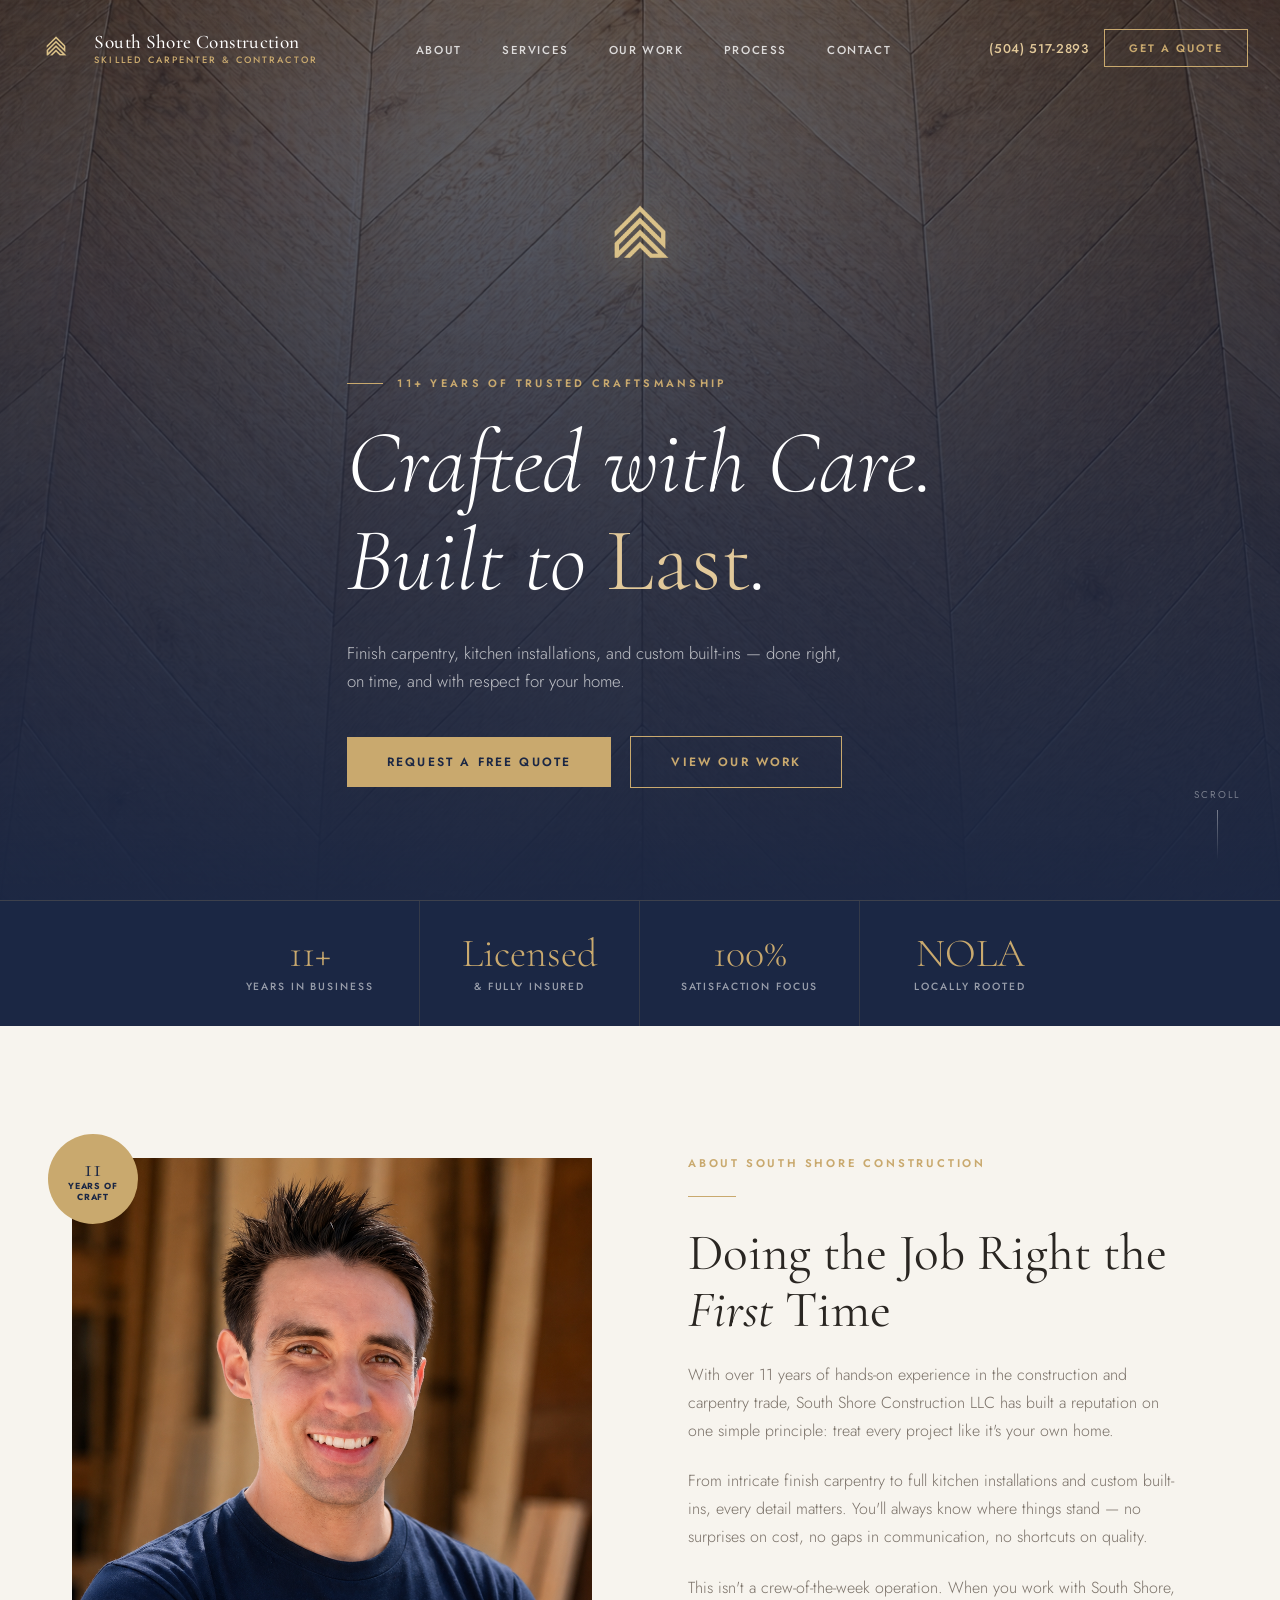
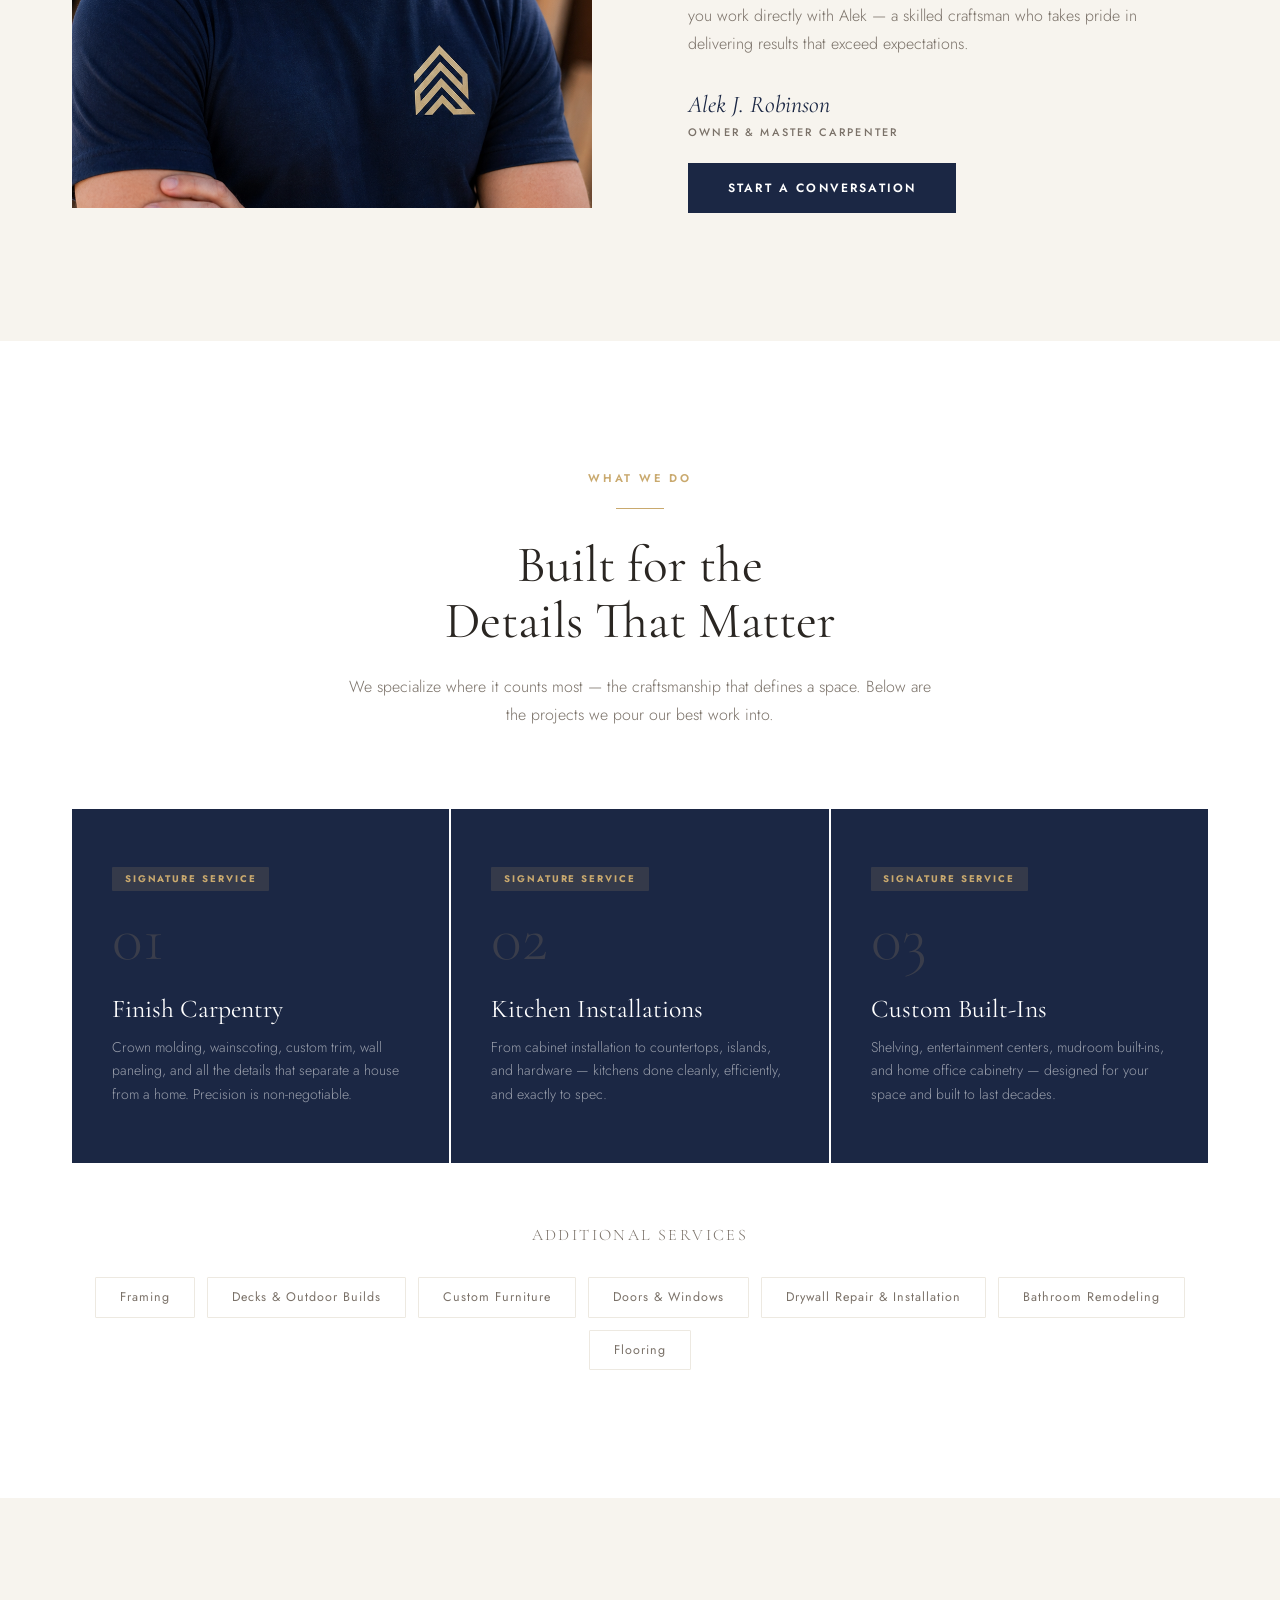
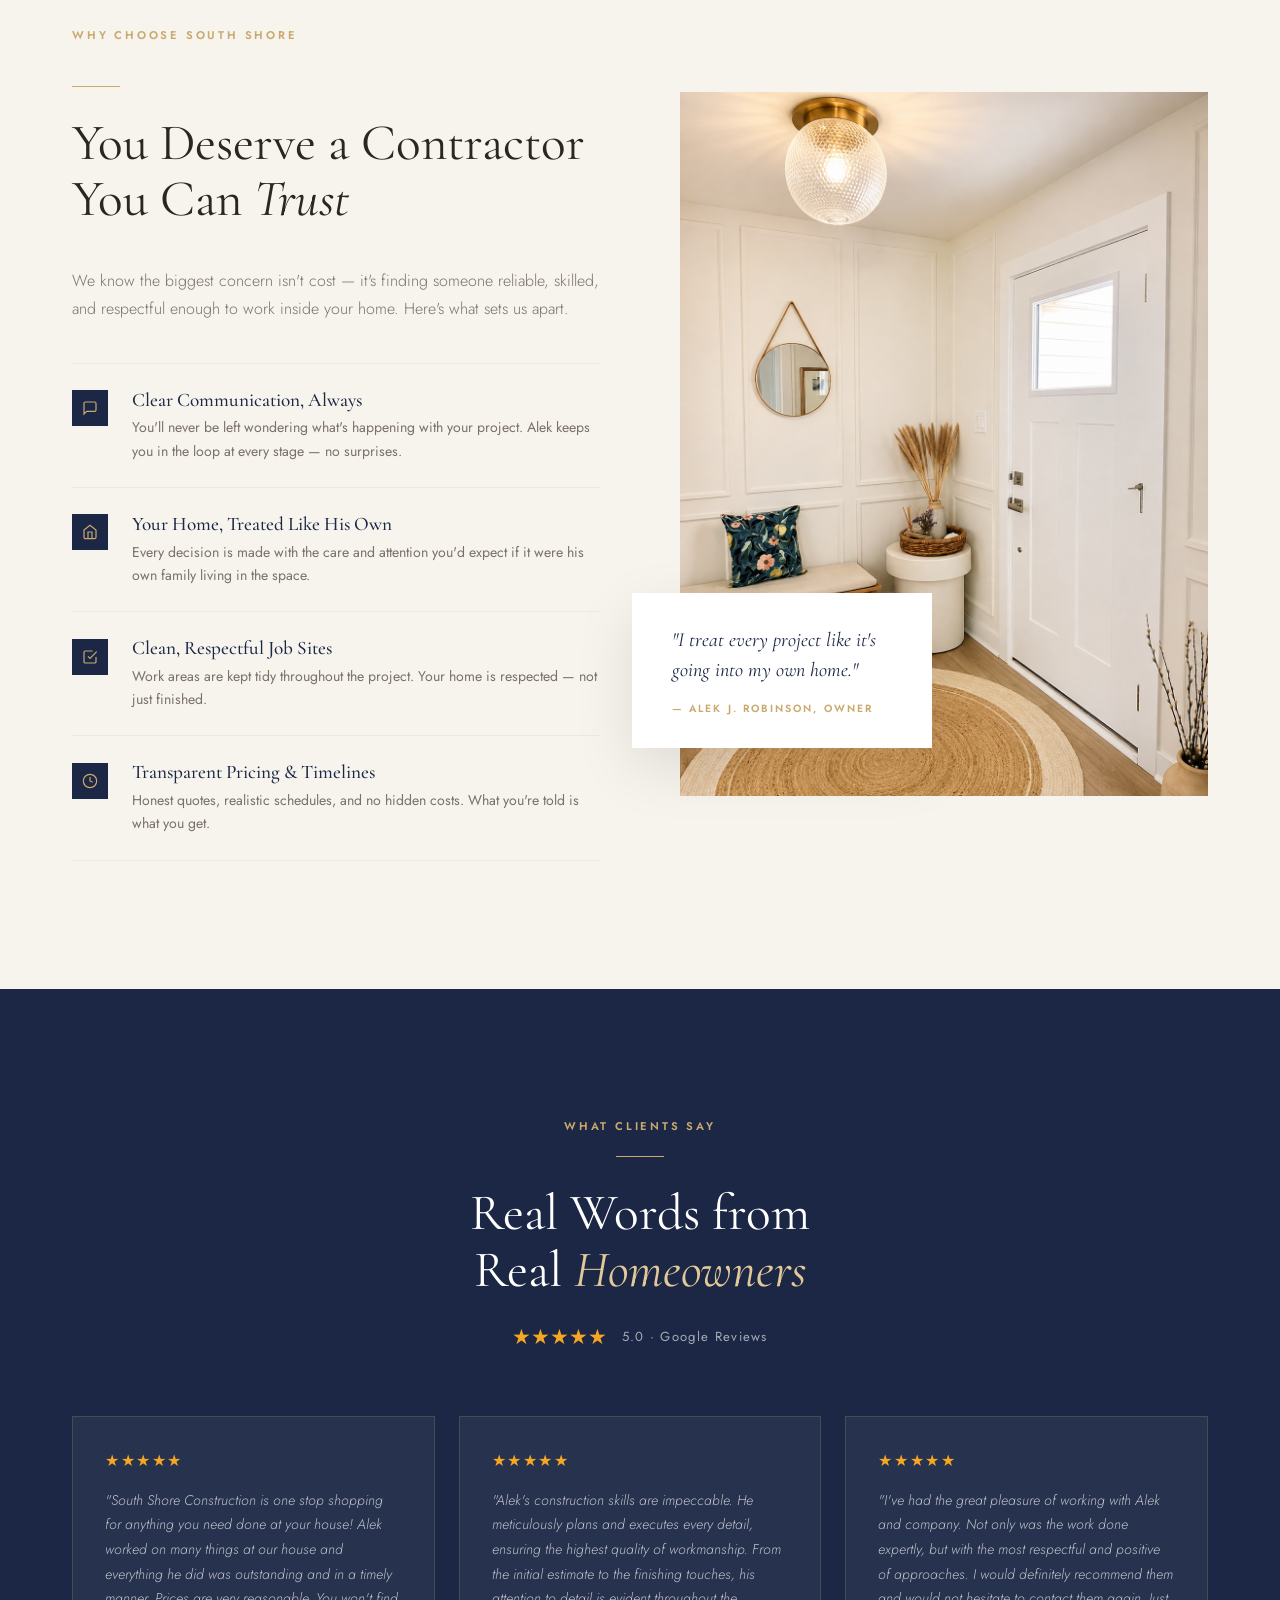
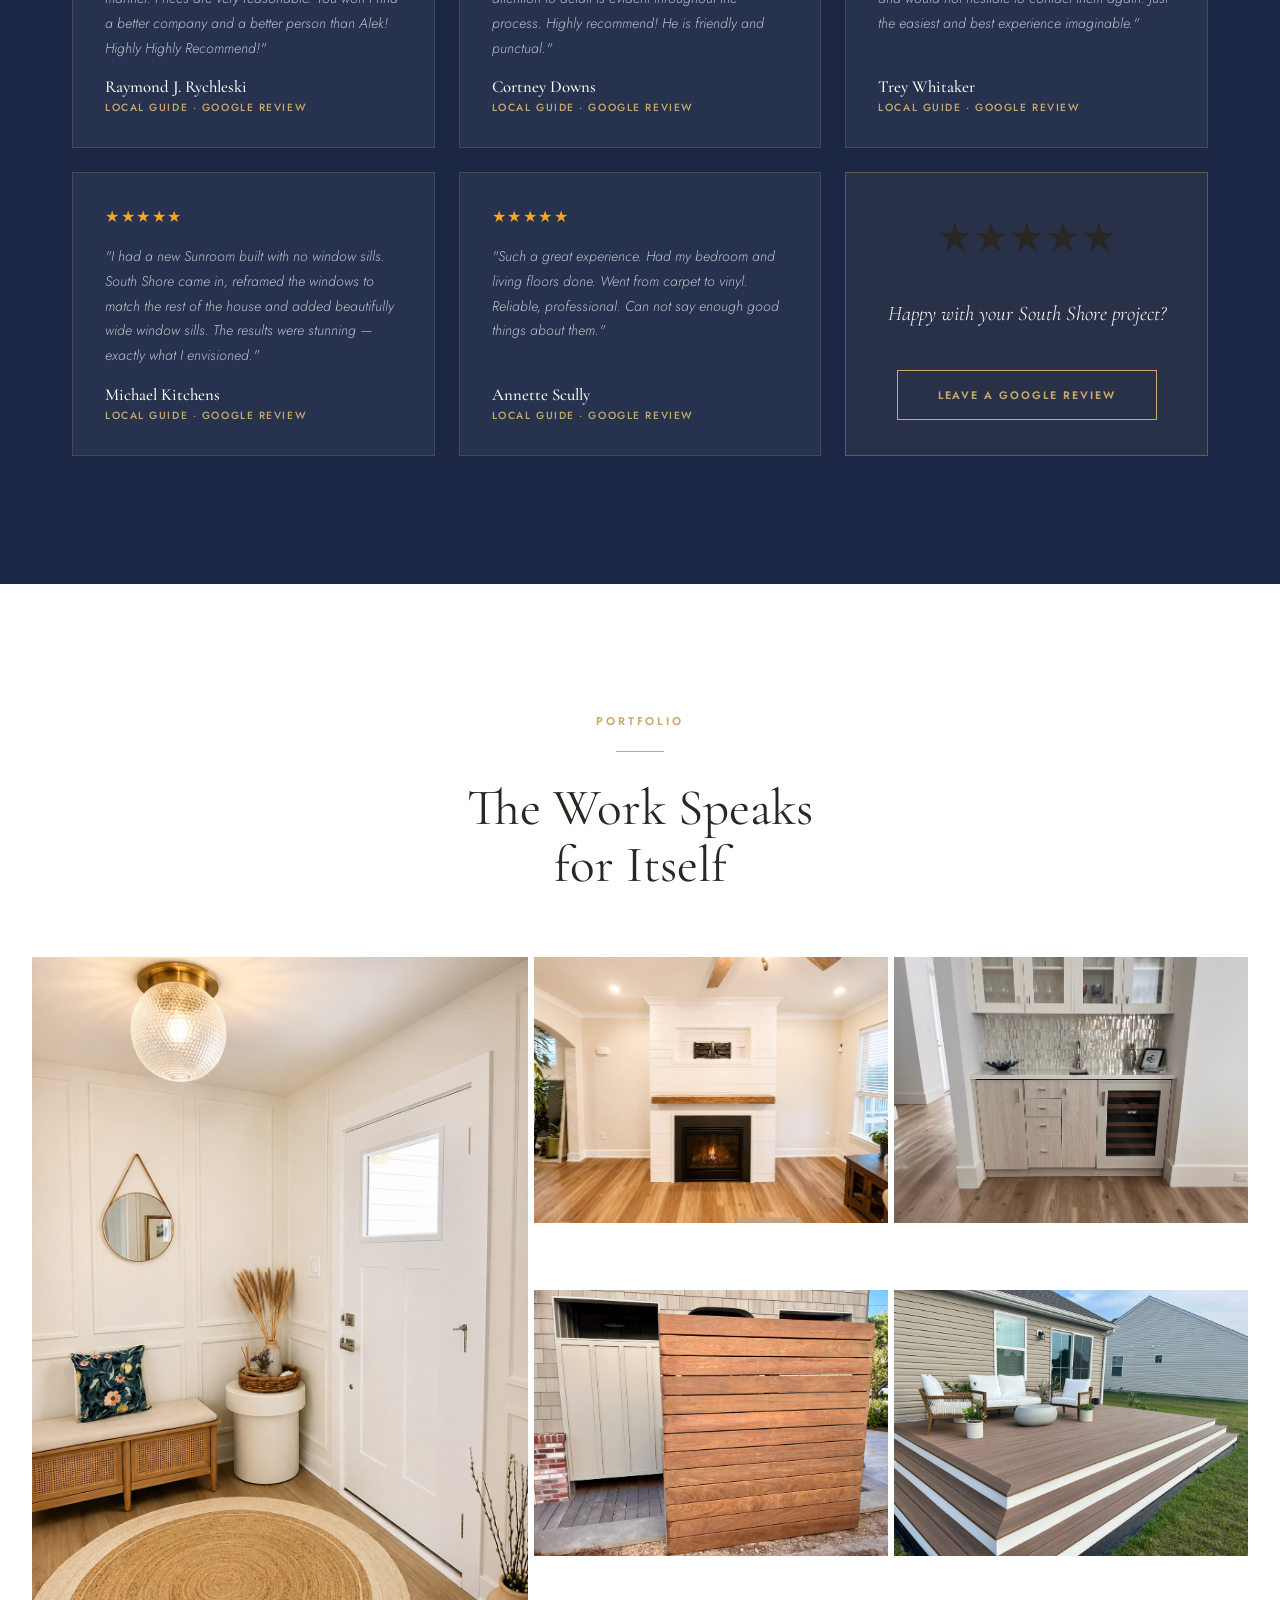
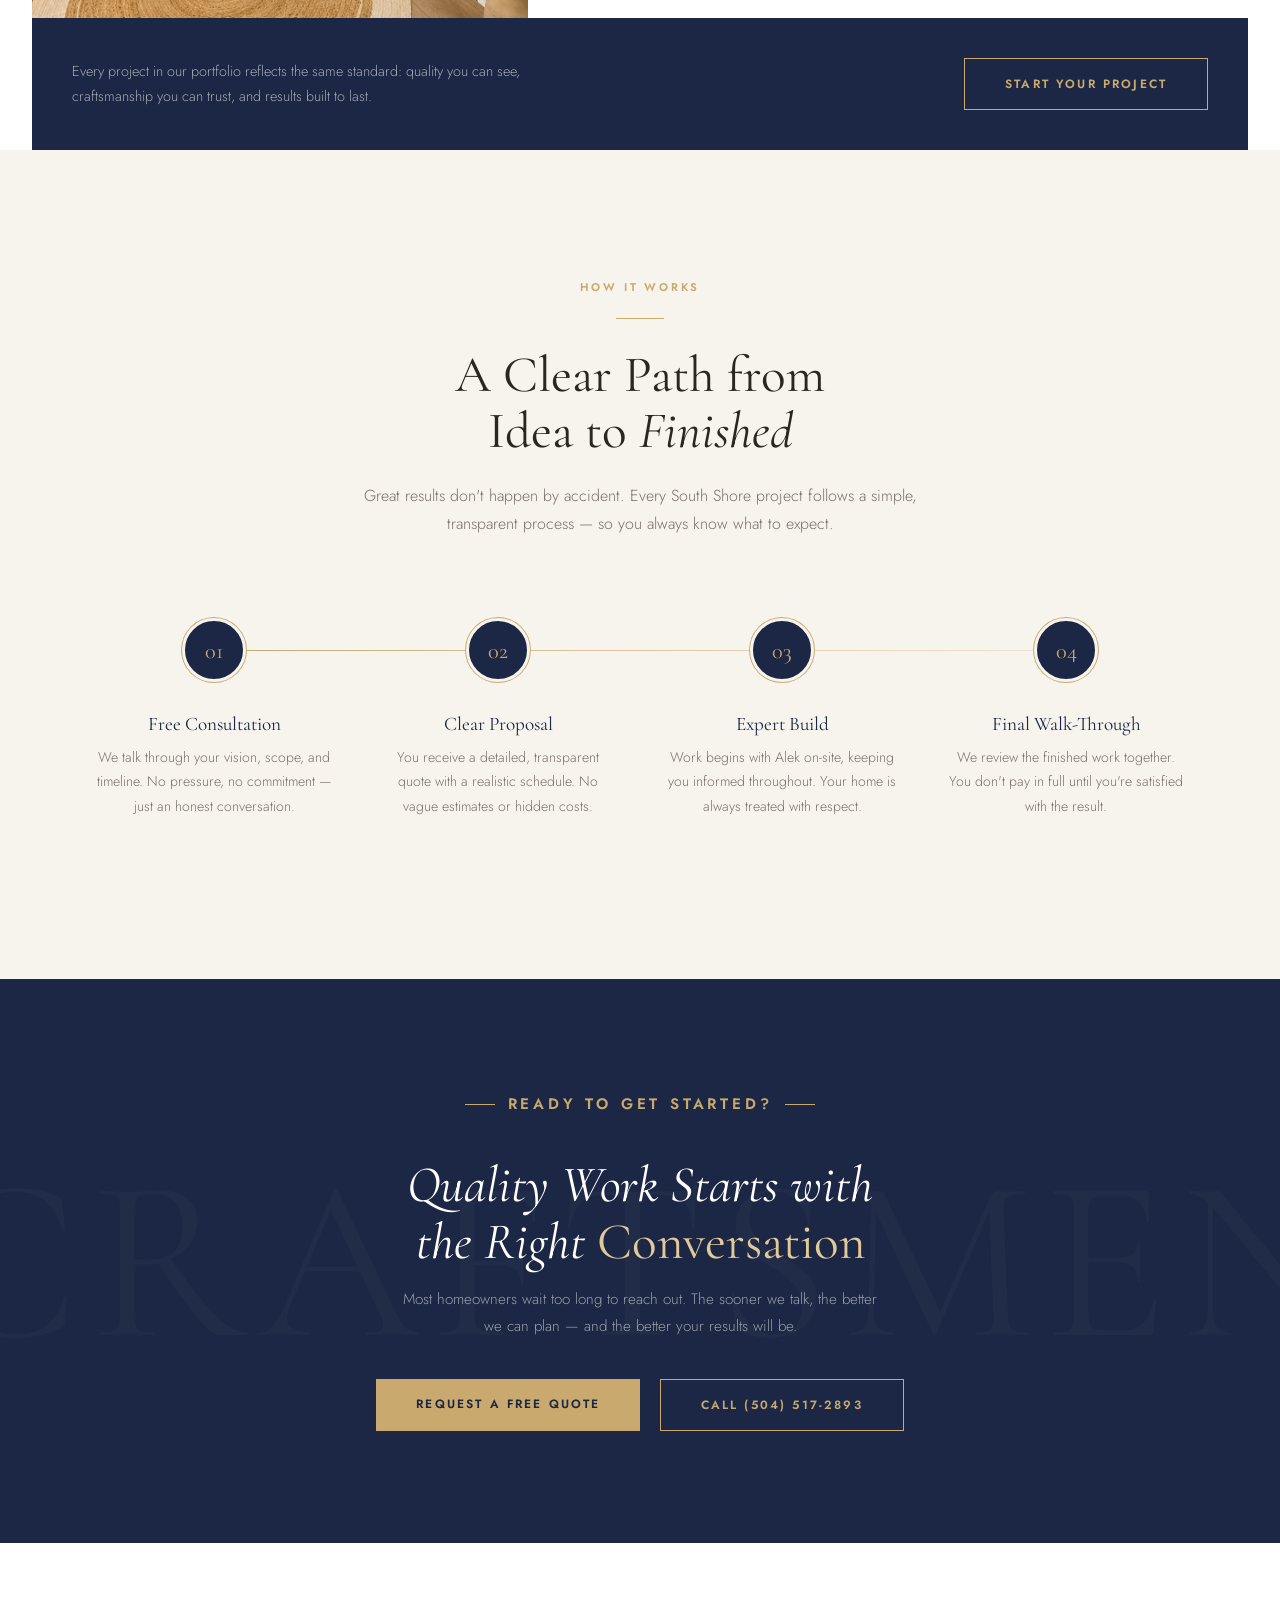
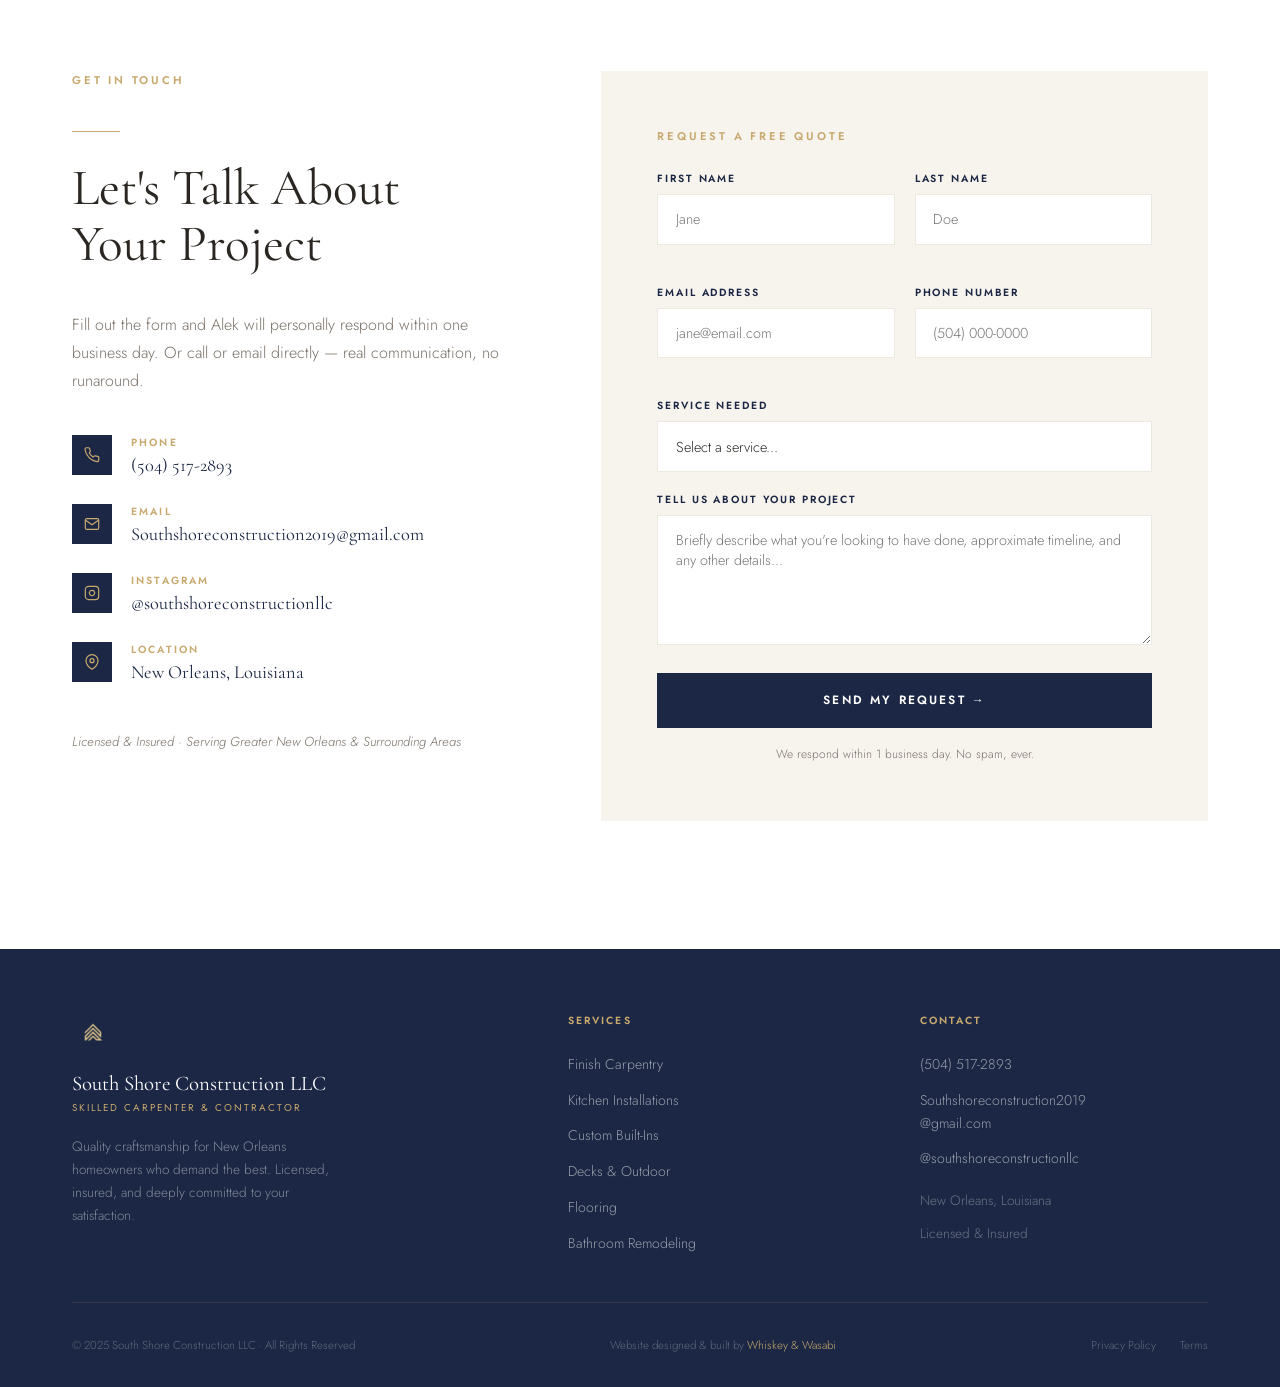
<file: index.html>
<!DOCTYPE html>

<html lang="en">
<head>
  <meta charset="UTF-8" />
  <meta name="viewport" content="width=device-width, initial-scale=1.0" />
  <title>South Shore Construction LLC – Skilled Carpentry & Contracting | New Orleans</title>
  <!-- SEO Meta Tags -->
  <meta name="description" content="South Shore Construction LLC — Skilled carpenter and contractor in New Orleans. Specializing in finish carpentry, kitchen installations, and custom built-ins. Licensed and insured. Call (504) 517-2893." />
  <meta name="keywords" content="carpenter New Orleans, contractor New Orleans, finish carpentry NOLA, kitchen installation New Orleans, custom built-ins, South Shore Construction, carpentry Louisiana" />
  <meta name="author" content="South Shore Construction LLC" />
  <meta name="robots" content="index, follow" />

  <!-- Open Graph (Social Media Preview) -->
  <meta property="og:title" content="South Shore Construction LLC | Skilled Carpentry & Contracting" />
  <meta property="og:description" content="11+ years of trusted craftsmanship in New Orleans. Finish carpentry, kitchen installations, and custom built-ins." />
  <meta property="og:image" content="https://southshore2019.com/image/herophoto.png" />
  <meta property="og:url" content="https://southshore2019.com" />
  <meta property="og:type" content="website" />

  <link rel="icon" type="image/png" sizes="16x16" href="image/logofavicon16px.png" />
  <link rel="icon" type="image/png" sizes="32x32" href="image/logofavicon32px.png" />
  <link rel="icon" type="image/png" sizes="64x64" href="image/logofavicon64px.png" />
  <link rel="apple-touch-icon" href="image/logo800px.png" />
  <link rel="preconnect" href="https://fonts.googleapis.com" />
  <link href="https://fonts.googleapis.com/css2?family=Cormorant+Garamond:ital,wght@0,300;0,400;0,500;0,600;1,300;1,400&family=Jost:wght@300;400;500;600&display=swap" rel="stylesheet" />
  <link rel="stylesheet" href="styles.css" />
</head>
<body>

<!-- ════════════ NAVIGATION ════════════ -->

<nav id="navbar">
  <a href="#hero" class="nav-logo">
    <img src="image/logo.png" alt="South Shore Construction Logo" style="width:48px;height:48px;object-fit:contain;" />
    <div class="nav-logo-text">
      <div class="name">South Shore Construction</div>
      <div class="tagline">Skilled Carpenter &amp; Contractor</div>
    </div>
  </a>
  <ul class="nav-links">
    <li><a href="#about">About</a></li>
    <li><a href="#services">Services</a></li>
    <li><a href="#work">Our Work</a></li>
    <li><a href="#process">Process</a></li>
    <li><a href="#contact">Contact</a></li>
  </ul>
  <div class="nav-cta">
    <a href="tel:5045172893" class="nav-phone">(504) 517-2893</a>
    <a href="#contact" class="btn btn--outline-gold" style="padding:0.65rem 1.5rem; font-size:0.68rem;">Get a Quote</a>
  </div>
  <div class="hamburger" id="menuBtn" role="button" aria-label="Open menu">
    <span></span><span></span><span></span>
  </div>
</nav>

<!-- Mobile Nav -->

<div class="mobile-nav" id="mobileNav">
  <button class="mobile-close" id="menuClose" aria-label="Close menu">✕</button>
  <a href="#about" class="mobile-link">About</a>
  <a href="#services" class="mobile-link">Services</a>
  <a href="#work" class="mobile-link">Our Work</a>
  <a href="#process" class="mobile-link">Process</a>
  <a href="#contact" class="mobile-link">Contact</a>
  <div class="mobile-contact">
    <p>Call Us Directly</p>
    <a href="tel:5045172893" class="mobile-link">(504) 517-2893</a>
  </div>
</div>

<!-- ════════════ HERO ════════════ -->

<section id="hero">
  <div class="hero-texture"></div>
  <div class="hero-img-wrap">
    <img
      src="image/herophoto.png"
      alt="South Shore Construction craftsmanship"
      id="hero-img"
    />
  </div>
  <div class="hero-bg"></div>

  <!-- TOP ZONE: logo centered in empty space -->

  <div class="hero-upper">
    <div class="hero-icon-wrap">
      <img src="image/logo.png" alt="South Shore Construction Logo" class="hero-icon" style="object-fit:contain;" />
    </div>
  </div>

  <!-- BOTTOM ZONE: eyebrow + headline + CTA -->

  <div class="container">
    <div class="hero-content">
      <div class="hero-eyebrow">11+ Years of Trusted Craftsmanship</div>
      <h1 class="hero-headline">
        Crafted with Care.<br/>
        Built to <em>Last</em>.
      </h1>
      <p class="hero-sub">
        Finish carpentry, kitchen installations, and custom built-ins — done right, on time, and with respect for your home.
      </p>
      <div class="hero-actions">
        <a href="#contact" class="btn btn--gold">Request a Free Quote</a>
        <a href="#work" class="btn btn--outline-gold">View Our Work</a>
      </div>
    </div>
  </div>
  <div class="hero-scroll">Scroll</div>
</section>

<!-- ════════════ TRUST BAR ════════════ -->

<div class="trust-bar">
  <div class="container">
    <div class="trust-bar-inner">
      <div class="trust-item">
        <div class="trust-num">11+</div>
        <div class="trust-desc">Years in Business</div>
      </div>
      <div class="trust-item">
        <div class="trust-num">Licensed</div>
        <div class="trust-desc">&amp; Fully Insured</div>
      </div>
      <div class="trust-item">
        <div class="trust-num">100%</div>
        <div class="trust-desc">Satisfaction Focus</div>
      </div>
      <div class="trust-item">
        <div class="trust-num">NOLA</div>
        <div class="trust-desc">Locally Rooted</div>
      </div>
    </div>
  </div>
</div>

<!-- ════════════ ABOUT ════════════ -->

<section id="about">
  <div class="container">
    <div class="about-grid">
      <div class="about-img-stack">
        <div class="about-badge">
          <span class="num">11</span>
          <span class="text">Years of<br/>Craft</span>
        </div>
        <div class="about-img-main reveal">
          <img src="image/alekprofile.png" alt="Alek J. Robinson – Owner, South Shore Construction" style="object-fit:cover; object-position:center top;" />
        </div>
      </div>
  <div class="about-text">
    <p class="label reveal">About South Shore Construction</p>
    <div class="divider reveal reveal-delay-1"></div>
    <h2 class="reveal reveal-delay-1">Doing the Job Right the<br/><em>First</em> Time</h2>
    <br/>
    <p class="reveal reveal-delay-2">
      With over 11 years of hands-on experience in the construction and carpentry trade, South Shore Construction LLC has built a reputation on one simple principle: treat every project like it's your own home.
    </p>
    <p class="reveal reveal-delay-2">
      From intricate finish carpentry to full kitchen installations and custom built-ins, every detail matters. You'll always know where things stand — no surprises on cost, no gaps in communication, no shortcuts on quality.
    </p>
    <p class="reveal reveal-delay-3">
      This isn't a crew-of-the-week operation. When you work with South Shore, you work directly with Alek — a skilled craftsman who takes pride in delivering results that exceed expectations.
    </p>
    <div class="about-signature reveal reveal-delay-3">Alek J. Robinson</div>
    <div class="about-title reveal reveal-delay-3">Owner &amp; Master Carpenter</div>
    <br/>
    <a href="#contact" class="btn btn--primary reveal reveal-delay-4">Start a Conversation</a>
  </div>
</div>

  </div>
</section>

<!-- ════════════ SERVICES ════════════ -->

<section id="services">
  <div class="container">
    <div class="services-header">
      <p class="label reveal">What We Do</p>
      <div class="divider divider--center reveal"></div>
      <h2 class="reveal">Built for the<br/>Details That Matter</h2>
      <br/>
      <p class="reveal">We specialize where it counts most — the craftsmanship that defines a space. Below are the projects we pour our best work into.</p>
    </div>
<div class="services-primary">
  <div class="service-card reveal">
    <div class="service-card-tag">Signature Service</div>
    <div class="service-card-num">01</div>
    <h3>Finish Carpentry</h3>
    <p>Crown molding, wainscoting, custom trim, wall paneling, and all the details that separate a house from a home. Precision is non-negotiable.</p>
  </div>
  <div class="service-card reveal reveal-delay-1">
    <div class="service-card-tag">Signature Service</div>
    <div class="service-card-num">02</div>
    <h3>Kitchen Installations</h3>
    <p>From cabinet installation to countertops, islands, and hardware — kitchens done cleanly, efficiently, and exactly to spec.</p>
  </div>
  <div class="service-card reveal reveal-delay-2">
    <div class="service-card-tag">Signature Service</div>
    <div class="service-card-num">03</div>
    <h3>Custom Built-Ins</h3>
    <p>Shelving, entertainment centers, mudroom built-ins, and home office cabinetry — designed for your space and built to last decades.</p>
  </div>
</div>

<div class="services-secondary-title reveal">
  <h3>Additional Services</h3>
</div>
<div class="services-secondary">
  <span class="service-pill reveal">Framing</span>
  <span class="service-pill reveal reveal-delay-1">Decks &amp; Outdoor Builds</span>
  <span class="service-pill reveal reveal-delay-2">Custom Furniture</span>
  <span class="service-pill reveal reveal-delay-3">Doors &amp; Windows</span>
  <span class="service-pill reveal">Drywall Repair &amp; Installation</span>
  <span class="service-pill reveal reveal-delay-1">Bathroom Remodeling</span>
  <span class="service-pill reveal reveal-delay-2">Flooring</span>
</div>
  </div>
</section>

<!-- ════════════ WHY US ════════════ -->

<section id="why">
  <div class="container">
    <div class="why-grid">
      <div class="why-text">
        <p class="label reveal">Why Choose South Shore</p>
        <div class="divider reveal"></div>
        <h2 class="reveal">You Deserve a Contractor<br/>You Can <em>Trust</em></h2>
        <br/>
        <p class="reveal">We know the biggest concern isn't cost — it's finding someone reliable, skilled, and respectful enough to work inside your home. Here's what sets us apart.</p>

    <ul class="why-list">
      <li class="reveal">
        <div class="why-icon">
          <svg viewBox="0 0 24 24"><path d="M21 15a2 2 0 0 1-2 2H7l-4 4V5a2 2 0 0 1 2-2h14a2 2 0 0 1 2 2z"/></svg>
        </div>
        <div>
          <div class="why-item-title">Clear Communication, Always</div>
          <div class="why-item-body">You'll never be left wondering what's happening with your project. Alek keeps you in the loop at every stage — no surprises.</div>
        </div>
      </li>
      <li class="reveal reveal-delay-1">
        <div class="why-icon">
          <svg viewBox="0 0 24 24"><path d="M3 9l9-7 9 7v11a2 2 0 0 1-2 2H5a2 2 0 0 1-2-2z"/><polyline points="9 22 9 12 15 12 15 22"/></svg>
        </div>
        <div>
          <div class="why-item-title">Your Home, Treated Like His Own</div>
          <div class="why-item-body">Every decision is made with the care and attention you'd expect if it were his own family living in the space.</div>
        </div>
      </li>
      <li class="reveal reveal-delay-2">
        <div class="why-icon">
          <svg viewBox="0 0 24 24"><polyline points="9 11 12 14 22 4"/><path d="M21 12v7a2 2 0 0 1-2 2H5a2 2 0 0 1-2-2V5a2 2 0 0 1 2-2h11"/></svg>
        </div>
        <div>
          <div class="why-item-title">Clean, Respectful Job Sites</div>
          <div class="why-item-body">Work areas are kept tidy throughout the project. Your home is respected — not just finished.</div>
        </div>
      </li>
      <li class="reveal reveal-delay-3">
        <div class="why-icon">
          <svg viewBox="0 0 24 24"><circle cx="12" cy="12" r="10"/><polyline points="12 6 12 12 16 14"/></svg>
        </div>
        <div>
          <div class="why-item-title">Transparent Pricing &amp; Timelines</div>
          <div class="why-item-body">Honest quotes, realistic schedules, and no hidden costs. What you're told is what you get.</div>
        </div>
      </li>
    </ul>
  </div>

  <div class="why-img-wrap reveal reveal-delay-1">
    <div class="why-img-main">
      <img src="image/projectphoto1.jpeg" alt="South Shore Construction project" />
    </div>
    <div class="why-pullquote reveal reveal-delay-3">
      <div class="why-pullquote-text">"I treat every project like it's going into my own home."</div>
      <div class="why-pullquote-attr">— Alek J. Robinson, Owner</div>
    </div>
  </div>
</div>

  </div>
</section>

<!-- ════════════ REVIEWS ════════════ -->

<section id="reviews" style="padding: 8rem 0; background: var(--navy);">
  <div class="container">

<div style="text-align:center; max-width:600px; margin: 0 auto 4rem;">
  <p class="label reveal" style="justify-content:center; display:flex;">What Clients Say</p>
  <div class="divider divider--center reveal"></div>
  <h2 class="reveal" style="color:var(--white);">Real Words from<br/>Real <em style="color:var(--gold-light);">Homeowners</em></h2>
  <div style="display:flex; align-items:center; justify-content:center; gap:0.4rem; margin-top:1.5rem;" class="reveal">
    <span style="color:#F5A623; font-size:1.3rem;">★★★★★</span>
    <span style="color:rgba(255,255,255,0.6); font-size:0.82rem; letter-spacing:0.1em; margin-left:0.5rem;">5.0 · Google Reviews</span>
  </div>
</div>

<div class="reviews-grid">

  <div class="review-card reveal">
    <div class="review-stars">★★★★★</div>
    <p class="review-text">"South Shore Construction is one stop shopping for anything you need done at your house! Alek worked on many things at our house and everything he did was outstanding and in a timely manner. Prices are very reasonable. You won't find a better company and a better person than Alek! Highly Highly Recommend!"</p>
    <div class="review-author">
      <div class="review-name">Raymond J. Rychleski</div>
      <div class="review-meta">Local Guide · Google Review</div>
    </div>
  </div>

  <div class="review-card reveal reveal-delay-1">
    <div class="review-stars">★★★★★</div>
    <p class="review-text">"Alek's construction skills are impeccable. He meticulously plans and executes every detail, ensuring the highest quality of workmanship. From the initial estimate to the finishing touches, his attention to detail is evident throughout the process. Highly recommend! He is friendly and punctual."</p>
    <div class="review-author">
      <div class="review-name">Cortney Downs</div>
      <div class="review-meta">Local Guide · Google Review</div>
    </div>
  </div>

  <div class="review-card reveal reveal-delay-2">
    <div class="review-stars">★★★★★</div>
    <p class="review-text">"I've had the great pleasure of working with Alek and company. Not only was the work done expertly, but with the most respectful and positive of approaches. I would definitely recommend them and would not hesitate to contact them again. Just the easiest and best experience imaginable."</p>
    <div class="review-author">
      <div class="review-name">Trey Whitaker</div>
      <div class="review-meta">Local Guide · Google Review</div>
    </div>
  </div>

  <div class="review-card reveal">
    <div class="review-stars">★★★★★</div>
    <p class="review-text">"I had a new Sunroom built with no window sills. South Shore came in, reframed the windows to match the rest of the house and added beautifully wide window sills. The results were stunning — exactly what I envisioned."</p>
    <div class="review-author">
      <div class="review-name">Michael Kitchens</div>
      <div class="review-meta">Local Guide · Google Review</div>
    </div>
  </div>

  <div class="review-card reveal reveal-delay-1">
    <div class="review-stars">★★★★★</div>
    <p class="review-text">"Such a great experience. Had my bedroom and living floors done. Went from carpet to vinyl. Reliable, professional. Can not say enough good things about them."</p>
    <div class="review-author">
      <div class="review-name">Annette Scully</div>
      <div class="review-meta">Local Guide · Google Review</div>
    </div>
  </div>

  <!-- Leave a review CTA card -->
  <div class="review-card review-card--cta reveal reveal-delay-2">
    <div style="font-size:2.5rem; margin-bottom:1rem;">★★★★★</div>
    <p style="font-family:'Cormorant Garamond',serif; font-size:1.3rem; color:var(--white); font-style:italic; margin-bottom:1.5rem; line-height:1.5;">Happy with your South Shore project?</p>
    <a href="https://g.page/r/CZU3YjjspdlJEBM/review" target="_blank" rel="noopener" class="btn btn--outline-gold" style="font-size:0.68rem;">Leave a Google Review</a>
  </div>

</div>

  </div>
</section>

<!-- ════════════ GALLERY ════════════ -->

<section id="work">
  <div class="container--wide">
    <div class="gallery-header">
      <p class="label reveal">Portfolio</p>
      <div class="divider divider--center reveal"></div>
      <h2 class="reveal">The Work Speaks<br/>for Itself</h2>
    </div>

<div class="gallery-grid">
  <!-- Cell 1: Tall left -->
  <div class="gallery-cell gallery-cell--tall reveal" style="aspect-ratio: unset; min-height: 500px;">
    <img src="image/projectphoto1.jpeg" alt="Custom carpentry project" />
    <div class="overlay"><span class="overlay-label">Wainscoting &amp; Paneling</span></div>
  </div>

  <!-- Cell 2 top right -->
  <div class="gallery-cell reveal reveal-delay-1" style="aspect-ratio: 4/3;">
    <img src="image/customfireplace.jpeg" alt="Custom fireplace installation" />
    <div class="overlay"><span class="overlay-label">Custom Fireplace</span></div>
  </div>

  <!-- Cell 3 top far right -->
  <div class="gallery-cell reveal reveal-delay-2" style="aspect-ratio: 4/3;">
    <img src="image/flooringandbar.jpeg" alt="Flooring and bar cabinetry" />
    <div class="overlay"><span class="overlay-label">Flooring &amp; Built-ins</span></div>
  </div>

  <!-- Cell 4 bottom center -->
  <div class="gallery-cell reveal reveal-delay-2" style="aspect-ratio: 4/3;">
    <img src="image/outdoorcarpentry.jpeg" alt="Outdoor wood privacy screen" />
    <div class="overlay"><span class="overlay-label">Outdoor Carpentry</span></div>
  </div>

  <!-- Cell 5 bottom far right -->
  <div class="gallery-cell reveal reveal-delay-3" style="aspect-ratio: 4/3;">
    <img src="image/customdeck.jpeg" alt="Custom outdoor gate" />
    <div class="overlay"><span class="overlay-label">Custom Deck Work</span></div>
  </div>
</div>

<div class="gallery-caption">
  <p>Every project in our portfolio reflects the same standard: quality you can see, craftsmanship you can trust, and results built to last.</p>
  <a href="#contact" class="btn btn--outline-gold" style="flex-shrink:0;">Start Your Project</a>
</div>

  </div>
</section>

<!-- ════════════ PROCESS ════════════ -->

<section id="process">
  <div class="container">
    <div class="process-header">
      <p class="label reveal">How It Works</p>
      <div class="divider divider--center reveal"></div>
      <h2 class="reveal">A Clear Path from<br/>Idea to <em>Finished</em></h2>
      <br/>
      <p class="reveal">Great results don't happen by accident. Every South Shore project follows a simple, transparent process — so you always know what to expect.</p>
    </div>

<div class="process-steps">
  <div class="process-step reveal">
    <div class="process-num">01</div>
    <h3>Free Consultation</h3>
    <p>We talk through your vision, scope, and timeline. No pressure, no commitment — just an honest conversation.</p>
  </div>
  <div class="process-step reveal reveal-delay-1">
    <div class="process-num">02</div>
    <h3>Clear Proposal</h3>
    <p>You receive a detailed, transparent quote with a realistic schedule. No vague estimates or hidden costs.</p>
  </div>
  <div class="process-step reveal reveal-delay-2">
    <div class="process-num">03</div>
    <h3>Expert Build</h3>
    <p>Work begins with Alek on-site, keeping you informed throughout. Your home is always treated with respect.</p>
  </div>
  <div class="process-step reveal reveal-delay-3">
    <div class="process-num">04</div>
    <h3>Final Walk-Through</h3>
    <p>We review the finished work together. You don't pay in full until you're satisfied with the result.</p>
  </div>
</div>

  </div>
</section>

<!-- ════════════ CTA BAND ════════════ -->

<section id="cta-band">
  <div class="container">
    <div class="cta-band-inner">
      <p class="label reveal" style="color: var(--gold); justify-content: center; display: flex; gap: 0.8rem; align-items: center;">
        <span style="display:block;width:30px;height:1px;background:var(--gold);"></span>
        Ready to Get Started?
        <span style="display:block;width:30px;height:1px;background:var(--gold);"></span>
      </p>
      <h2 class="reveal reveal-delay-1">
        Quality Work Starts with<br/>the Right <em>Conversation</em>
      </h2>
      <p class="reveal reveal-delay-2">
        Most homeowners wait too long to reach out. The sooner we talk, the better we can plan — and the better your results will be.
      </p>
      <div class="cta-band-actions">
        <a href="#contact" class="btn btn--gold reveal reveal-delay-2">Request a Free Quote</a>
        <a href="tel:5045172893" class="btn btn--outline-gold reveal reveal-delay-3">Call (504) 517-2893</a>
      </div>
    </div>
  </div>
</section>

<!-- ════════════ CONTACT ════════════ -->

<section id="contact">
  <div class="container">
    <div class="contact-grid">
      <div class="contact-info">
        <p class="label reveal">Get In Touch</p>
        <div class="divider reveal"></div>
        <h2 class="reveal">Let's Talk About<br/>Your Project</h2>
        <br/>
        <p class="reveal">
          Fill out the form and Alek will personally respond within one business day. Or call or email directly — real communication, no runaround.
        </p>

    <div class="contact-detail">
      <div class="contact-item reveal reveal-delay-1">
        <div class="contact-item-icon">
          <svg viewBox="0 0 24 24"><path d="M22 16.92v3a2 2 0 0 1-2.18 2 19.79 19.79 0 0 1-8.63-3.07A19.5 19.5 0 0 1 4.69 12 19.79 19.79 0 0 1 1.61 3.34a2 2 0 0 1 2-2.18h3a2 2 0 0 1 2 1.72c.127.96.361 1.903.7 2.81a2 2 0 0 1-.45 2.11L7.91 9a16 16 0 0 0 6 6l1.27-1.27a2 2 0 0 1 2.11-.45c.907.339 1.85.573 2.81.7A2 2 0 0 1 22 16.92z"/></svg>
        </div>
        <div>
          <div class="contact-item-label">Phone</div>
          <div class="contact-item-value"><a href="tel:5045172893">(504) 517-2893</a></div>
        </div>
      </div>

      <div class="contact-item reveal reveal-delay-2">
        <div class="contact-item-icon">
          <svg viewBox="0 0 24 24"><path d="M4 4h16c1.1 0 2 .9 2 2v12c0 1.1-.9 2-2 2H4c-1.1 0-2-.9-2-2V6c0-1.1.9-2 2-2z"/><polyline points="22,6 12,13 2,6"/></svg>
        </div>
        <div>
          <div class="contact-item-label">Email</div>
          <div class="contact-item-value"><a href="mailto:Southshoreconstruction2019@gmail.com">Southshoreconstruction2019@gmail.com</a></div>
        </div>
      </div>

      <div class="contact-item reveal reveal-delay-3">
        <div class="contact-item-icon">
          <svg viewBox="0 0 24 24"><rect x="2" y="2" width="20" height="20" rx="5" ry="5"/><path d="M16 11.37A4 4 0 1 1 12.63 8 4 4 0 0 1 16 11.37z"/><line x1="17.5" y1="6.5" x2="17.51" y2="6.5"/></svg>
        </div>
        <div>
          <div class="contact-item-label">Instagram</div>
          <div class="contact-item-value"><a href="https://www.instagram.com/southshoreconstructionllc?igsh=NTc4MTIwNjQ2YQ==" target="_blank" rel="noopener">@southshoreconstructionllc</a></div>
        </div>
      </div>

      <div class="contact-item reveal reveal-delay-3">
        <div class="contact-item-icon">
          <svg viewBox="0 0 24 24"><path d="M21 10c0 7-9 13-9 13s-9-6-9-13a9 9 0 0 1 18 0z"/><circle cx="12" cy="10" r="3"/></svg>
        </div>
        <div>
          <div class="contact-item-label">Location</div>
          <div class="contact-item-value">New Orleans, Louisiana</div>
        </div>
      </div>
    </div>

    <p class="reveal" style="font-size: 0.82rem; color: var(--muted); font-style: italic;">
      Licensed &amp; Insured · Serving Greater New Orleans &amp; Surrounding Areas
    </p>
  </div>

  <div class="contact-form reveal reveal-delay-1">
    <p class="label" style="margin-bottom: 1.5rem;">Request a Free Quote</p>
    <form action="https://formspree.io/f/mbdqbzww" method="POST">
    <div class="form-row">
      <div class="form-group">
        <label for="fname">First Name</label>
        <input type="text" id="fname" name="first_name" placeholder="Jane" required />
      </div>
      <div class="form-group">
        <label for="lname">Last Name</label>
        <input type="text" id="lname" name="last_name" placeholder="Doe" required />
      </div>
    </div>
    <div class="form-row">
      <div class="form-group">
        <label for="email">Email Address</label>
        <input type="email" id="email" name="email" placeholder="jane@email.com" required />
      </div>
      <div class="form-group">
        <label for="phone">Phone Number</label>
        <input type="tel" id="phone" name="phone" placeholder="(504) 000-0000" />
      </div>
    </div>
    <div class="form-group">
      <label for="service">Service Needed</label>
      <select id="service" name="service">
        <option value="" disabled selected>Select a service...</option>
        <option>Finish Carpentry</option>
        <option>Kitchen Installation</option>
        <option>Custom Built-Ins</option>
        <option>Framing</option>
        <option>Decks &amp; Outdoor Builds</option>
        <option>Bathroom Remodeling</option>
        <option>Flooring</option>
        <option>Drywall</option>
        <option>Other / Not Sure Yet</option>
      </select>
    </div>
    <div class="form-group">
      <label for="message">Tell Us About Your Project</label>
      <textarea id="message" name="message" placeholder="Briefly describe what you're looking to have done, approximate timeline, and any other details..." required></textarea>
    </div>
    <button type="submit" class="btn btn--primary form-submit">Send My Request →</button>
    <p class="form-note">We respond within 1 business day. No spam, ever.</p>
    </form>
  </div>
</div>

  </div>
</section>

<!-- ════════════ FOOTER ════════════ -->

<footer>
  <div class="container">
    <div class="footer-inner">
      <div class="footer-brand">
        <img src="image/logo.png" alt="South Shore Construction Logo" style="width:42px;height:42px;object-fit:contain;" />
        <div class="name">South Shore Construction LLC</div>
        <div class="tagline">Skilled Carpenter &amp; Contractor</div>
        <p>Quality craftsmanship for New Orleans homeowners who demand the best. Licensed, insured, and deeply committed to your satisfaction.</p>
      </div>

  <div class="footer-col">
    <h4>Services</h4>
    <ul class="footer-links">
      <li><a href="#services">Finish Carpentry</a></li>
      <li><a href="#services">Kitchen Installations</a></li>
      <li><a href="#services">Custom Built-Ins</a></li>
      <li><a href="#services">Decks &amp; Outdoor</a></li>
      <li><a href="#services">Flooring</a></li>
      <li><a href="#services">Bathroom Remodeling</a></li>
    </ul>
  </div>

  <div class="footer-col">
    <h4>Contact</h4>
    <ul class="footer-links">
      <li><a href="tel:5045172893">(504) 517-2893</a></li>
      <li><a href="mailto:Southshoreconstruction2019@gmail.com">Southshoreconstruction2019<br/>@gmail.com</a></li>
      <li><a href="https://www.instagram.com/southshoreconstructionllc?igsh=NTc4MTIwNjQ2YQ==" target="_blank" rel="noopener">@southshoreconstructionllc</a></li>
      <li style="color:rgba(255,255,255,0.35);font-size:0.85rem;font-weight:300;margin-top:0.5rem;">New Orleans, Louisiana</li>
      <li style="color:rgba(255,255,255,0.35);font-size:0.85rem;font-weight:300;">Licensed &amp; Insured</li>
    </ul>
  </div>
</div>
<div class="footer-bottom">
  <p class="footer-copy">© 2025 South Shore Construction LLC · All Rights Reserved</p>
  <p class="footer-copy">Website designed & built by <a href="https://whiskeyandwasabi.com" target="_blank" rel="noopener" style="color:var(--gold);transition:opacity 0.2s;" onmouseover="this.style.opacity='0.7'" onmouseout="this.style.opacity='1'">Whiskey & Wasabi</a></p>
  <div class="footer-legal">
    <a href="#">Privacy Policy</a>
    <a href="#">Terms</a>
  </div>
</div>

  </div>
</footer>

<!-- ════════════ JS ════════════ -->

<script src="script.js"></script>

</body>
</html>
</file>
<file: styles.css>
/* ─── TOKENS ─── */
:root {
    --navy:   #1B2744;
    --navy-light: #253360;
    --gold:   #C9A96E;
    --gold-light: #E2C99A;
    --cream:  #F7F4EE;
    --warm:   #EDE9E1;
    --text:   #2A2622;
    --muted:  #7A7168;
    --white:  #FFFFFF;
    --border: rgba(201,169,110,0.25);
  }
  
  /* ─── RESET ─── */
  *, *::before, *::after { box-sizing: border-box; margin: 0; padding: 0; }
  html { scroll-behavior: smooth; font-size: 16px; }
  body {
    font-family: 'Jost', sans-serif;
    color: var(--text);
    background: var(--cream);
    overflow-x: hidden;
  }

  img { 
    display: block; 
    width: 100%; 
    object-fit: cover;
  }

  a { text-decoration: none; color: inherit; }
  
  /* ─── TYPOGRAPHY ─── */
  .serif { font-family: 'Cormorant Garamond', serif; }
  h1,h2,h3 { font-family: 'Cormorant Garamond', serif; font-weight: 400; line-height: 1.1; }
  h1 { font-size: clamp(3rem, 7vw, 6rem); }
  h2 { font-size: clamp(2.2rem, 4vw, 3.6rem); }
  h3 { font-size: clamp(1.4rem, 2.5vw, 1.9rem); }
  p  { line-height: 1.75; font-weight: 300; color: var(--muted); }
  
  /* ─── UTILITIES ─── */
  .container { max-width: 1200px; margin: 0 auto; padding: 0 2rem; }
  .container--wide { max-width: 1440px; margin: 0 auto; padding: 0 2rem; }
  .label {
    font-family: 'Jost', sans-serif;
    font-size: 0.7rem;
    font-weight: 600;
    letter-spacing: 0.25em;
    text-transform: uppercase;
    color: var(--gold);
  }
  .divider {
    width: 48px; height: 1px;
    background: var(--gold);
    margin: 1.25rem 0 1.75rem;
  }
  .divider--center { margin: 1.25rem auto 1.75rem; }
  
  /* ─── BUTTONS ─── */
  .btn {
    display: inline-block;
    padding: 1rem 2.5rem;
    font-family: 'Jost', sans-serif;
    font-size: 0.75rem;
    font-weight: 600;
    letter-spacing: 0.18em;
    text-transform: uppercase;
    cursor: pointer;
    border: none;
    transition: all 0.3s ease;
  }
  .btn--primary {
    background: var(--navy);
    color: var(--white);
  }
  .btn--primary:hover {
    background: var(--gold);
    color: var(--navy);
  }
  .btn--outline {
    background: transparent;
    color: var(--navy);
    border: 1.5px solid var(--navy);
  }
  .btn--outline:hover {
    background: var(--navy);
    color: var(--white);
  }
  .btn--outline-gold {
    background: transparent;
    color: var(--gold);
    border: 1.5px solid var(--gold);
  }
  .btn--outline-gold:hover {
    background: var(--gold);
    color: var(--navy);
  }
  .btn--gold {
    background: var(--gold);
    color: var(--navy);
  }
  .btn--gold:hover {
    background: var(--navy);
    color: var(--white);
  }
  
  /* ══════════════════════════════════════════
     NAV
  ══════════════════════════════════════════ */
  nav {
    position: fixed; top: 0; left: 0; right: 0; z-index: 100;
    padding: 1.5rem 2rem;
    display: flex; align-items: center; justify-content: space-between;
    transition: all 0.4s ease;
  }
  nav.scrolled {
    background: rgba(27,39,68,0.97);
    backdrop-filter: blur(10px);
    padding: 1rem 2rem;
    box-shadow: 0 2px 30px rgba(0,0,0,0.15);
  }
  .nav-logo {
    display: flex; align-items: center; gap: 0.9rem;
  }
  .nav-logo svg { width: 48px; height: 48px; }
  .nav-logo-text { line-height: 1.2; }
  .nav-logo-text .name {
    font-family: 'Cormorant Garamond', serif;
    font-size: 1.2rem;
    font-weight: 500;
    color: var(--white);
    letter-spacing: 0.02em;
  }
  .nav-logo-text .tagline {
    font-size: 0.58rem;
    letter-spacing: 0.22em;
    text-transform: uppercase;
    color: var(--gold);
    font-weight: 500;
  }
  .nav-links {
    display: flex; gap: 2.5rem; list-style: none;
  }
  .nav-links a {
    font-size: 0.72rem;
    font-weight: 500;
    letter-spacing: 0.14em;
    text-transform: uppercase;
    color: rgba(255,255,255,0.8);
    transition: color 0.2s;
  }
  .nav-links a:hover { color: var(--gold); }
  .nav-cta { display: flex; gap: 1rem; align-items: center; }
  .nav-phone {
    font-size: 0.8rem;
    font-weight: 500;
    color: var(--gold-light);
    letter-spacing: 0.05em;
  }
  .hamburger { display: none; flex-direction: column; gap: 5px; cursor: pointer; padding: 4px; }
  .hamburger span { display: block; width: 24px; height: 1.5px; background: var(--white); transition: all 0.3s; }
  
  /* ══════════════════════════════════════════
     HERO
  ══════════════════════════════════════════ */
  #hero {
    position: relative;
    min-height: 100vh;
    background: var(--navy);
    display: flex;
    flex-direction: column;
    overflow: hidden;
  }
  
  /* Top zone: fills empty space, centers the logo */
  .hero-upper {
    position: relative;
    z-index: 2;
    flex: 1;
    display: flex;
    align-items: center;
    justify-content: center;
    padding-top: 100px; /* clears the fixed nav */
  }
  
  .hero-icon-wrap {
    display: flex;
    align-items: center;
    justify-content: center;
    animation: fadeUp 1s ease both;
    animation-delay: 0.15s;
  }
  
  .hero-icon {
    width: clamp(72px, 12vw, 130px);
    height: clamp(72px, 12vw, 130px);
    filter: drop-shadow(0 6px 28px rgba(201,169,110,0.5));
  }
  .hero-bg {
    position: absolute; inset: 0;
    background:
      linear-gradient(to bottom, rgba(27,39,68,0.3) 0%, rgba(27,39,68,0.75) 60%, rgba(27,39,68,0.97) 100%);
    z-index: 1;
  }
  /* Subtle animated texture overlay */
  .hero-texture {
    position: absolute; inset: 0; z-index: 0;
    background-image:
      repeating-linear-gradient(
        0deg,
        transparent,
        transparent 2px,
        rgba(201,169,110,0.03) 2px,
        rgba(201,169,110,0.03) 4px
      );
  }
  /* Hero image area — user replaces with real photo */
  .hero-img-wrap {
    position: absolute; inset: 0; z-index: 0;
    overflow: hidden;
  }
  .hero-img-wrap img {
    width: 100%; height: 100%; object-fit: cover;
    filter: brightness(0.55);
    transform: scale(1.04);
    animation: slowZoom 18s ease-out forwards;
  }
  @keyframes slowZoom { to { transform: scale(1); } }
  
  .hero-content {
    position: relative; z-index: 2;
    padding: 0 2rem 7rem;
    max-width: 1200px; margin: 0 auto; width: 100%;
    animation: fadeUp 1.1s ease both;
    animation-delay: 0.5s;
  }
  @keyframes fadeUp {
    from { opacity: 0; transform: translateY(28px); }
    to   { opacity: 1; transform: translateY(0); }
  }
  .hero-eyebrow {
    font-size: 0.68rem;
    font-weight: 600;
    letter-spacing: 0.3em;
    text-transform: uppercase;
    color: var(--gold);
    margin-bottom: 1.4rem;
    display: flex; align-items: center; gap: 0.9rem;
  }
  .hero-eyebrow::before {
    content: '';
    display: block;
    width: 36px; height: 1px;
    background: var(--gold);
  }
  .hero-headline {
    color: var(--white);
    max-width: 750px;
    margin-bottom: 1.75rem;
    font-weight: 300;
    font-style: italic;
  }
  .hero-headline em { font-style: normal; color: var(--gold-light); }
  .hero-sub {
    color: rgba(255,255,255,0.7);
    font-size: 1.05rem;
    font-weight: 300;
    max-width: 500px;
    margin-bottom: 2.5rem;
    line-height: 1.7;
  }
  .hero-actions {
    display: flex; gap: 1.2rem; flex-wrap: wrap; align-items: center;
  }
  /* Hero centered logo stamp */
  .hero-logo-center {
    position: absolute;
    top: 50%;
    left: 50%;
    transform: translate(-50%, -50%);
    z-index: 2;
    display: flex;
    flex-direction: column;
    align-items: center;
    text-align: center;
    animation: fadeDown 1.2s ease both;
    animation-delay: 0.1s;
    pointer-events: none;
    width: 100%;
    padding: 0 2rem;
  }
  @keyframes fadeDown {
    from { opacity: 0; transform: translate(-50%, -55%); }
    to   { opacity: 1; transform: translate(-50%, -50%); }
  }
  .hero-logo-center svg {
    width: 110px;
    height: 110px;
    filter: drop-shadow(0 4px 24px rgba(201,169,110,0.35));
  }
  .hero-logo-center .logo-name {
    font-family: 'Cormorant Garamond', serif;
    font-size: clamp(1.5rem, 3vw, 2.4rem);
    font-weight: 400;
    color: var(--white);
    letter-spacing: 0.06em;
    line-height: 1.15;
    margin-top: 0.5rem;
    text-shadow: 0 2px 20px rgba(0,0,0,0.4);
  }
  .hero-logo-center .logo-rule {
    width: 60px; height: 1px;
    background: var(--gold);
    margin: 0.85rem auto;
    opacity: 0.8;
  }
  .hero-logo-center .logo-sub {
    font-family: 'Jost', sans-serif;
    font-size: 0.7rem;
    font-weight: 500;
    letter-spacing: 0.3em;
    text-transform: uppercase;
    color: var(--gold-light);
    text-shadow: 0 1px 8px rgba(0,0,0,0.3);
  }
  .hero-logo-center .logo-badge {
    display: flex;
    gap: 1.2rem;
    margin-top: 0.8rem;
    opacity: 0.6;
    flex-wrap: wrap;
    justify-content: center;
  }
  .hero-logo-center .logo-badge span {
    font-size: 0.58rem;
    letter-spacing: 0.2em;
    text-transform: uppercase;
    color: var(--white);
    font-weight: 400;
  }
  .hero-logo-center .logo-badge span::before {
    content: '·';
    margin-right: 0.6rem;
    color: var(--gold);
  }
  .hero-scroll {
    position: absolute; bottom: 2.5rem; right: 2.5rem; z-index: 2;
    display: flex; flex-direction: column; align-items: center; gap: 0.5rem;
    color: rgba(255,255,255,0.4);
    font-size: 0.62rem;
    letter-spacing: 0.2em;
    text-transform: uppercase;
  }
  .hero-scroll::after {
    content: '';
    width: 1px; height: 50px;
    background: linear-gradient(to bottom, rgba(255,255,255,0.4), transparent);
  }
  
  /* ══════════════════════════════════════════
     TRUST BAR
  ══════════════════════════════════════════ */
  .trust-bar {
    background: var(--navy);
    border-top: 1px solid rgba(201,169,110,0.2);
  }
  .trust-bar-inner {
    display: flex;
    justify-content: center;
    gap: 0;
  }
  .trust-item {
    flex: 1;
    max-width: 220px;
    padding: 2rem 1.5rem;
    text-align: center;
    border-right: 1px solid rgba(201,169,110,0.15);
  }
  .trust-item:last-child { border-right: none; }
  .trust-num {
    font-family: 'Cormorant Garamond', serif;
    font-size: 2.5rem;
    font-weight: 300;
    color: var(--gold);
    line-height: 1;
    margin-bottom: 0.4rem;
  }
  .trust-desc {
    font-size: 0.65rem;
    font-weight: 500;
    letter-spacing: 0.18em;
    text-transform: uppercase;
    color: rgba(255,255,255,0.55);
  }
  
  /* ══════════════════════════════════════════
     INTRO / ABOUT
  ══════════════════════════════════════════ */
  #about {
    padding: 8rem 0;
    background: var(--cream);
  }
  .about-grid {
    display: grid;
    grid-template-columns: 1fr 1fr;
    gap: 6rem;
    align-items: center;
  }
  .about-img-stack {
    position: relative;
  }
  .about-img-main {
    width: 100%;
    aspect-ratio: 4/5;
    background: var(--warm);
    overflow: hidden;
  }
  .about-img-main img {
    width: 100%; height: 100%; object-fit: cover;
    transition: transform 0.6s ease;
  }
  .about-img-main:hover img { transform: scale(1.03); }
  .about-img-accent {
    position: absolute;
    bottom: -2.5rem;
    right: -2.5rem;
    width: 48%;
    aspect-ratio: 1/1;
    background: var(--navy);
    border: 6px solid var(--cream);
    overflow: hidden;
    z-index: 1;
  }
  .about-img-accent img {
    width: 100%; height: 100%; object-fit: cover;
    opacity: 0.9;
  }
  .about-badge {
    position: absolute;
    top: -1.5rem;
    left: -1.5rem;
    width: 90px; height: 90px;
    background: var(--gold);
    border-radius: 50%;
    display: flex; flex-direction: column;
    align-items: center; justify-content: center;
    z-index: 2;
  }
  .about-badge .num {
    font-family: 'Cormorant Garamond', serif;
    font-size: 1.6rem;
    font-weight: 400;
    color: var(--navy);
    line-height: 1;
  }
  .about-badge .text {
    font-size: 0.55rem;
    font-weight: 700;
    letter-spacing: 0.08em;
    text-transform: uppercase;
    color: var(--navy);
    text-align: center;
    line-height: 1.3;
  }
  .about-text { padding-right: 2rem; }
  .about-text h2 { margin-bottom: 0; }
  .about-text p { margin-bottom: 1.4rem; }
  .about-signature {
    font-family: 'Cormorant Garamond', serif;
    font-size: 1.5rem;
    font-style: italic;
    color: var(--navy);
    margin-top: 2rem;
    margin-bottom: 0.3rem;
  }
  .about-title {
    font-size: 0.68rem;
    font-weight: 500;
    letter-spacing: 0.2em;
    text-transform: uppercase;
    color: var(--muted);
  }
  
  /* ══════════════════════════════════════════
     SERVICES
  ══════════════════════════════════════════ */
  #services {
    padding: 8rem 0;
    background: var(--white);
  }
  .services-header {
    text-align: center;
    max-width: 600px;
    margin: 0 auto 5rem;
  }
  .services-primary {
    display: grid;
    grid-template-columns: repeat(3, 1fr);
    gap: 2px;
    margin-bottom: 4rem;
  }
  .service-card {
    background: var(--navy);
    padding: 3.5rem 2.5rem;
    position: relative;
    overflow: hidden;
    cursor: default;
    transition: all 0.35s ease;
  }
  .service-card::before {
    content: '';
    position: absolute; inset: 0;
    background: linear-gradient(135deg, rgba(201,169,110,0.12) 0%, transparent 60%);
    opacity: 0;
    transition: opacity 0.35s;
  }
  .service-card:hover { transform: translateY(-4px); }
  .service-card:hover::before { opacity: 1; }
  .service-card-num {
    font-family: 'Cormorant Garamond', serif;
    font-size: 4rem;
    font-weight: 300;
    color: rgba(201,169,110,0.18);
    line-height: 1;
    margin-bottom: 1.5rem;
    transition: color 0.35s;
  }
  .service-card:hover .service-card-num { color: rgba(201,169,110,0.35); }
  .service-card h3 {
    color: var(--white);
    font-size: 1.6rem;
    margin-bottom: 0.8rem;
  }
  .service-card p {
    color: rgba(255,255,255,0.55);
    font-size: 0.88rem;
    line-height: 1.7;
  }
  .service-card-tag {
    display: inline-block;
    font-size: 0.6rem;
    font-weight: 700;
    letter-spacing: 0.2em;
    text-transform: uppercase;
    color: var(--gold);
    background: rgba(201,169,110,0.15);
    padding: 0.3rem 0.8rem;
    margin-bottom: 1rem;
    border-radius: 1px;
  }
  
  /* Secondary services */
  .services-secondary-title {
    text-align: center;
    margin-bottom: 2rem;
  }
  .services-secondary-title h3 {
    font-size: 1rem;
    font-weight: 300;
    letter-spacing: 0.15em;
    text-transform: uppercase;
    color: var(--muted);
  }
  .services-secondary {
    display: flex;
    flex-wrap: wrap;
    justify-content: center;
    gap: 0.75rem;
  }
  .service-pill {
    padding: 0.65rem 1.5rem;
    border: 1px solid var(--warm);
    font-size: 0.78rem;
    font-weight: 400;
    color: var(--muted);
    letter-spacing: 0.08em;
    transition: all 0.25s;
    border-radius: 1px;
  }
  .service-pill:hover {
    border-color: var(--navy);
    color: var(--navy);
    background: var(--warm);
  }
  
  /* ══════════════════════════════════════════
     WHY US
  ══════════════════════════════════════════ */
  #why {
    padding: 8rem 0;
    background: var(--cream);
  }
  .why-grid {
    display: grid;
    grid-template-columns: 1fr 1fr;
    gap: 5rem;
    align-items: center;
  }
  .why-text h2 { margin-bottom: 1rem; }
  .why-text p { margin-bottom: 2.5rem; }
  .why-list {
    list-style: none;
    display: flex;
    flex-direction: column;
    gap: 0;
  }
  .why-list li {
    display: flex;
    gap: 1.5rem;
    padding: 1.5rem 0;
    border-bottom: 1px solid var(--warm);
    align-items: flex-start;
  }
  .why-list li:first-child { border-top: 1px solid var(--warm); }
  .why-icon {
    width: 36px; height: 36px; flex-shrink: 0;
    background: var(--navy);
    display: flex; align-items: center; justify-content: center;
    margin-top: 0.15rem;
  }
  .why-icon svg { width: 16px; height: 16px; stroke: var(--gold); fill: none; stroke-width: 1.8; }
  .why-item-title {
    font-family: 'Cormorant Garamond', serif;
    font-size: 1.2rem;
    color: var(--navy);
    margin-bottom: 0.3rem;
    font-weight: 500;
  }
  .why-item-body {
    font-size: 0.88rem;
    color: var(--muted);
    line-height: 1.65;
  }
  .why-img-wrap {
    position: relative;
  }
  .why-img-main {
    width: 100%;
    aspect-ratio: 3/4;
    overflow: hidden;
    background: var(--warm);
  }
  .why-img-main img { width: 100%; height: 100%; object-fit: cover; }
  .why-pullquote {
    position: absolute;
    bottom: 3rem;
    left: -3rem;
    background: var(--white);
    padding: 2rem 2.5rem;
    max-width: 300px;
    box-shadow: 0 20px 60px rgba(0,0,0,0.1);
  }
  .why-pullquote-text {
    font-family: 'Cormorant Garamond', serif;
    font-size: 1.25rem;
    font-style: italic;
    color: var(--navy);
    line-height: 1.5;
    margin-bottom: 1rem;
  }
  .why-pullquote-attr {
    font-size: 0.65rem;
    font-weight: 600;
    letter-spacing: 0.2em;
    text-transform: uppercase;
    color: var(--gold);
  }
  
  /* ══════════════════════════════════════════
     REVIEWS
  ══════════════════════════════════════════ */
  .reviews-grid {
    display: grid;
    grid-template-columns: repeat(3, 1fr);
    gap: 1.5rem;
  }
  .review-card {
    background: rgba(255,255,255,0.05);
    border: 1px solid rgba(201,169,110,0.2);
    padding: 2rem;
    display: flex;
    flex-direction: column;
    gap: 1rem;
    transition: background 0.3s, border-color 0.3s;
  }
  .review-card:hover {
    background: rgba(255,255,255,0.08);
    border-color: rgba(201,169,110,0.4);
  }
  .review-card--cta {
    background: rgba(201,169,110,0.08);
    border-color: rgba(201,169,110,0.35);
    align-items: center;
    justify-content: center;
    text-align: center;
  }
  .review-stars {
    color: #F5A623;
    font-size: 1rem;
    letter-spacing: 0.1em;
  }
  .review-text {
    font-size: 0.88rem;
    color: rgba(255,255,255,0.7);
    line-height: 1.75;
    font-style: italic;
    flex: 1;
  }
  .review-author { margin-top: auto; }
  .review-name {
    font-family: 'Cormorant Garamond', serif;
    font-size: 1.05rem;
    font-weight: 500;
    color: var(--white);
  }
  .review-meta {
    font-size: 0.65rem;
    font-weight: 500;
    letter-spacing: 0.15em;
    text-transform: uppercase;
    color: var(--gold);
    margin-top: 0.2rem;
  }
  
  /* ══════════════════════════════════════════
     GALLERY
  ══════════════════════════════════════════ */
  #work {
    padding: 8rem 0 0;
    background: var(--white);
  }
  .gallery-header {
    text-align: center;
    max-width: 600px;
    margin: 0 auto 4rem;
  }
  .gallery-grid {
    display: grid;
    grid-template-columns: 1.4fr 1fr 1fr;
    grid-template-rows: auto auto;
    gap: 6px;
  }
  .gallery-cell {
    overflow: hidden;
    background: var(--warm);
    position: relative;
  }
  .gallery-cell img {
    width: 100%; height: 100%;
    object-fit: cover;
    transition: transform 0.5s ease;
  }
  .gallery-cell:hover img { transform: scale(1.04); }
  .gallery-cell--tall {
    grid-row: 1 / 3;
  }
  .gallery-cell .overlay {
    position: absolute; inset: 0;
    background: rgba(27,39,68,0);
    transition: background 0.35s;
    display: flex; align-items: flex-end; padding: 1.5rem;
  }
  .gallery-cell:hover .overlay { background: rgba(27,39,68,0.45); }
  .overlay-label {
    font-size: 0.68rem;
    font-weight: 600;
    letter-spacing: 0.2em;
    text-transform: uppercase;
    color: var(--white);
    opacity: 0;
    transform: translateY(8px);
    transition: all 0.3s;
  }
  .gallery-cell:hover .overlay-label { opacity: 1; transform: translateY(0); }
  .gallery-caption {
    background: var(--navy);
    padding: 2.5rem;
    display: flex;
    align-items: center;
    justify-content: space-between;
    gap: 2rem;
  }
  .gallery-caption p {
    color: rgba(255,255,255,0.6);
    font-size: 0.9rem;
    max-width: 500px;
  }
  
  /* ══════════════════════════════════════════
     PROCESS
  ══════════════════════════════════════════ */
  #process {
    padding: 8rem 0;
    background: var(--cream);
  }
  .process-header {
    text-align: center;
    max-width: 600px;
    margin: 0 auto 5rem;
  }
  .process-steps {
    display: grid;
    grid-template-columns: repeat(4, 1fr);
    position: relative;
  }
  .process-steps::before {
    content: '';
    position: absolute;
    top: 2rem;
    left: calc(12.5% + 1rem);
    right: calc(12.5% + 1rem);
    height: 1px;
    background: linear-gradient(to right, var(--gold), rgba(201,169,110,0.2));
  }
  .process-step {
    padding: 0 1.5rem 2rem;
    text-align: center;
  }
  .process-num {
    width: 64px; height: 64px;
    background: var(--navy);
    border-radius: 50%;
    display: flex; align-items: center; justify-content: center;
    margin: 0 auto 2rem;
    font-family: 'Cormorant Garamond', serif;
    font-size: 1.4rem;
    font-weight: 400;
    color: var(--gold);
    position: relative; z-index: 1;
    border: 3px solid var(--cream);
    box-shadow: 0 0 0 1px var(--gold);
  }
  .process-step h3 {
    font-size: 1.2rem;
    color: var(--navy);
    margin-bottom: 0.6rem;
  }
  .process-step p { font-size: 0.88rem; }
  
  /* ══════════════════════════════════════════
     CTA BAND
  ══════════════════════════════════════════ */
  #cta-band {
    background: var(--navy);
    padding: 7rem 0;
    position: relative;
    overflow: hidden;
  }
  #cta-band::before {
    content: 'CRAFTSMEN';
    position: absolute;
    font-family: 'Cormorant Garamond', serif;
    font-size: 18vw;
    font-weight: 400;
    color: rgba(255,255,255,0.025);
    top: 50%;
    left: 50%;
    transform: translate(-50%, -50%);
    white-space: nowrap;
    pointer-events: none;
    letter-spacing: 0.05em;
  }
  .cta-band-inner {
    text-align: center;
    position: relative; z-index: 1;
  }
  .cta-band-inner h2 {
    color: var(--white);
    max-width: 800px;
    margin: 0 auto 1rem;
    font-style: italic;
  }
  .cta-band-inner h2 em { font-style: normal; color: var(--gold-light); }
  .cta-band-inner p {
    color: rgba(255,255,255,0.55);
    max-width: 480px;
    margin: 0 auto 2.5rem;
    font-size: 0.95rem;
  }
  .cta-band-actions {
    display: flex; gap: 1.2rem; justify-content: center; flex-wrap: wrap;
  }
  
  /* ══════════════════════════════════════════
     CONTACT
  ══════════════════════════════════════════ */
  #contact {
    padding: 8rem 0;
    background: var(--white);
  }
  .contact-grid {
    display: grid;
    grid-template-columns: 1fr 1.4fr;
    gap: 6rem;
    align-items: start;
  }
  .contact-info h2 { margin-bottom: 1rem; }
  .contact-info p { margin-bottom: 2.5rem; }
  .contact-detail {
    display: flex;
    flex-direction: column;
    gap: 1.75rem;
    margin-bottom: 3rem;
  }
  .contact-item {
    display: flex;
    gap: 1.2rem;
    align-items: flex-start;
  }
  .contact-item-icon {
    width: 40px; height: 40px;
    background: var(--navy);
    display: flex; align-items: center; justify-content: center;
    flex-shrink: 0;
  }
  .contact-item-icon svg { width: 16px; height: 16px; stroke: var(--gold); fill: none; stroke-width: 1.8; }
  .contact-item-label {
    font-size: 0.65rem;
    font-weight: 600;
    letter-spacing: 0.2em;
    text-transform: uppercase;
    color: var(--gold);
    margin-bottom: 0.25rem;
  }
  .contact-item-value {
    font-family: 'Cormorant Garamond', serif;
    font-size: 1.15rem;
    color: var(--navy);
  }
  .contact-item-value a:hover { color: var(--gold); }
  
  /* Form */
  .contact-form {
    background: var(--cream);
    padding: 3.5rem;
  }
  .form-row {
    display: grid;
    grid-template-columns: 1fr 1fr;
    gap: 1.25rem;
    margin-bottom: 1.25rem;
  }
  .form-group {
    display: flex;
    flex-direction: column;
    gap: 0.5rem;
    margin-bottom: 1.25rem;
  }
  .form-group.full { grid-column: 1 / -1; }
  .form-group label {
    font-size: 0.65rem;
    font-weight: 600;
    letter-spacing: 0.18em;
    text-transform: uppercase;
    color: var(--navy);
  }
  .form-group input,
  .form-group select,
  .form-group textarea {
    padding: 0.9rem 1.1rem;
    border: 1.5px solid var(--warm);
    background: var(--white);
    font-family: 'Jost', sans-serif;
    font-size: 0.9rem;
    font-weight: 300;
    color: var(--text);
    transition: border-color 0.25s;
    border-radius: 0;
    outline: none;
    -webkit-appearance: none;
  }
  .form-group input:focus,
  .form-group select:focus,
  .form-group textarea:focus {
    border-color: var(--navy);
  }
  .form-group textarea { min-height: 130px; resize: vertical; }
  .form-submit {
    width: 100%;
    padding: 1.15rem;
    margin-top: 0.5rem;
  }
  .form-note {
    text-align: center;
    font-size: 0.75rem;
    color: var(--muted);
    margin-top: 1rem;
  }
  
  /* ══════════════════════════════════════════
     FOOTER
  ══════════════════════════════════════════ */
  footer {
    background: var(--navy);
    padding: 4rem 0 2rem;
  }
  .footer-inner {
    display: grid;
    grid-template-columns: 1.5fr 1fr 1fr;
    gap: 4rem;
    padding-bottom: 3rem;
    border-bottom: 1px solid rgba(201,169,110,0.15);
    margin-bottom: 2rem;
  }
  .footer-brand .name {
    font-family: 'Cormorant Garamond', serif;
    font-size: 1.3rem;
    font-weight: 400;
    color: var(--white);
    margin-top: 1rem;
    margin-bottom: 0.25rem;
  }
  .footer-brand .tagline {
    font-size: 0.62rem;
    letter-spacing: 0.2em;
    text-transform: uppercase;
    color: var(--gold);
    margin-bottom: 1.25rem;
  }
  .footer-brand p {
    font-size: 0.85rem;
    color: rgba(255,255,255,0.45);
    line-height: 1.7;
    max-width: 280px;
  }
  .footer-col h4 {
    font-size: 0.65rem;
    font-weight: 600;
    letter-spacing: 0.2em;
    text-transform: uppercase;
    color: var(--gold);
    margin-bottom: 1.5rem;
  }
  .footer-links {
    list-style: none;
    display: flex;
    flex-direction: column;
    gap: 0.8rem;
  }
  .footer-links a {
    font-size: 0.88rem;
    font-weight: 300;
    color: rgba(255,255,255,0.55);
    transition: color 0.2s;
  }
  .footer-links a:hover { color: var(--gold); }
  .footer-bottom {
    display: flex;
    justify-content: space-between;
    align-items: center;
    flex-wrap: wrap;
    gap: 1rem;
  }
  .footer-copy {
    font-size: 0.72rem;
    font-weight: 300;
    color: rgba(255,255,255,0.3);
  }
  .footer-legal {
    display: flex; gap: 1.5rem;
  }
  .footer-legal a {
    font-size: 0.72rem;
    font-weight: 300;
    color: rgba(255,255,255,0.3);
  }
  
  /* ══════════════════════════════════════════
     MOBILE NAV
  ══════════════════════════════════════════ */
  .mobile-nav {
    display: none;
    position: fixed; inset: 0; z-index: 200;
    background: var(--navy);
    flex-direction: column;
    justify-content: center;
    align-items: center;
    gap: 2.5rem;
    padding: 2rem;
  }
  .mobile-nav.open { display: flex; }
  .mobile-nav a {
    font-family: 'Cormorant Garamond', serif;
    font-size: 2.5rem;
    font-weight: 300;
    color: var(--white);
    letter-spacing: 0.03em;
  }
  .mobile-nav a:hover { color: var(--gold); }
  .mobile-close {
    position: absolute; top: 1.5rem; right: 2rem;
    font-size: 2rem; color: var(--gold); cursor: pointer;
    background: none; border: none;
  }
  .mobile-contact {
    margin-top: 1rem;
    text-align: center;
  }
  .mobile-contact p {
    color: rgba(255,255,255,0.5);
    font-size: 0.8rem;
    margin-bottom: 0.5rem;
    letter-spacing: 0.1em;
  }
  .mobile-contact a {
    font-size: 1.4rem !important;
    color: var(--gold) !important;
  }
  
  /* ══════════════════════════════════════════
     SCROLL ANIMATIONS
  ══════════════════════════════════════════ */
  .reveal {
    opacity: 0;
    transform: translateY(30px);
    transition: opacity 0.7s ease, transform 0.7s ease;
  }
  .reveal.visible { opacity: 1; transform: translateY(0); }
  .reveal-delay-1 { transition-delay: 0.1s; }
  .reveal-delay-2 { transition-delay: 0.2s; }
  .reveal-delay-3 { transition-delay: 0.3s; }
  .reveal-delay-4 { transition-delay: 0.4s; }
  
  /* ══════════════════════════════════════════
     RESPONSIVE
  ══════════════════════════════════════════ */
  @media (max-width: 1024px) {
    .about-grid { grid-template-columns: 1fr; gap: 4rem; }
    .about-text { padding-right: 0; }
    .about-img-accent { right: -1rem; bottom: -1rem; }
    .why-grid { grid-template-columns: 1fr; }
    .why-img-wrap { display: none; }
    .reviews-grid { grid-template-columns: 1fr 1fr; }
    .contact-grid { grid-template-columns: 1fr; gap: 3rem; }
    .footer-inner { grid-template-columns: 1fr 1fr; }
  }
  @media (max-width: 768px) {
    .nav-links, .nav-cta { display: none; }
    .hamburger { display: flex; }
    h1 { font-size: 2.8rem; }
    h2 { font-size: 2rem; }
    .trust-bar-inner { flex-wrap: wrap; }
    .trust-item { flex: 1 1 45%; min-width: 130px; }
    .services-primary { grid-template-columns: 1fr; }
    .reviews-grid { grid-template-columns: 1fr; }
    .process-steps { grid-template-columns: 1fr 1fr; }
    .process-steps::before { display: none; }
    .gallery-grid { grid-template-columns: 1fr 1fr; }
    .gallery-cell--tall { grid-row: auto; }
    .gallery-caption { flex-direction: column; align-items: flex-start; }
    .form-row { grid-template-columns: 1fr; }
    .contact-form { padding: 2rem; }
    .footer-inner { grid-template-columns: 1fr; gap: 2.5rem; }
    .footer-bottom { flex-direction: column; text-align: center; }
    .hero-content { padding-bottom: 5rem; }
    .hero-actions { flex-direction: column; align-items: flex-start; }
  }
  @media (max-width: 480px) {
    .trust-item { flex: 1 1 100%; border-right: none; border-bottom: 1px solid rgba(201,169,110,0.15); }
    .gallery-grid { grid-template-columns: 1fr; }
    .process-steps { grid-template-columns: 1fr; }
  }
</file>
